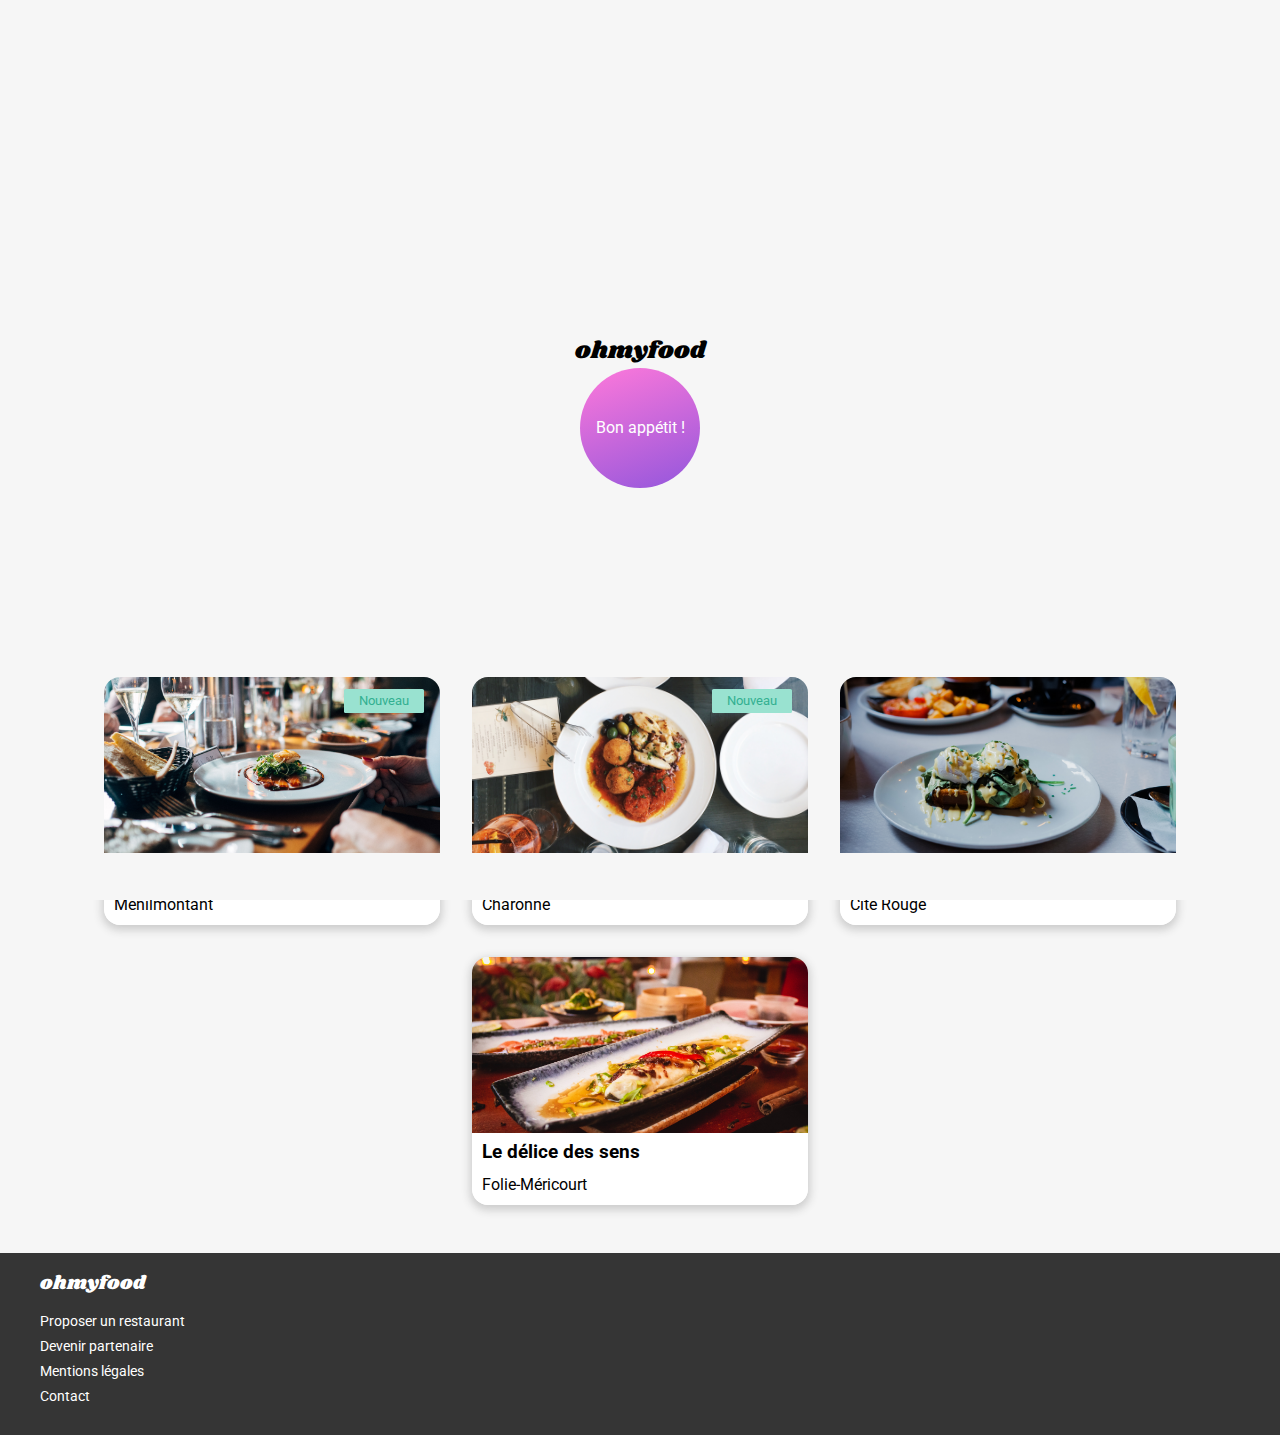
<file: index.html>
<!DOCTYPE html>
<html lang="fr">
<head>
    <meta charset="UTF-8" />
    <meta http-equiv="X-UA-Compatible" content="IE=edge" />
    <meta name="viewport" content="width=device-width, initial-scale=1.0" />
    <link rel="stylesheet" href="style.css" />
    <!-- Lien vers les icônes-->
    <link rel="stylesheet" href="https://cdnjs.cloudflare.com/ajax/libs/font-awesome/5.15.3/css/all.min.css" integrity="sha512-iBBXm8fW90+nuLcSKlbmrPcLa0OT92xO1BIsZ+ywDWZCvqsWgccV3gFoRBv0z+8dLJgyAHIhR35VZc2oM/gI1w==" crossorigin="anonymous" />
    <!-- Lien vers les polices-->
    <link rel="preconnect" href="https://fonts.gstatic.com">
    <link href="https://fonts.googleapis.com/css2?family=Roboto&family=Shrikhand&display=swap" rel="stylesheet"> 
    <title>Ohmyfood! Paris</title>
</head>

<body>
    <div class="loader">
        <div class="loader__logo">
            ohmyfood
        </div>
        <div class="loader__spinner">
            <div class="loader__spinner__titre">
                Bon appétit !
            </div>
        </div>
    </div>

    <header>
        <img src="images/logo/ohmyfood.png" alt="Logo ohmyfood" />
    </header>

    <div class="localisation">
        <i class="fas fa-map-marker-alt"></i>Paris, Belleville
    </div>

    <div class="explication">
        <h1>Réservez le menu qui vous convient</h1>
        <p>Découvrez des restaurants d'exception, séléctionné par nos soins.</p>
        <a href="#restaurants" class="explication__bouton">
            Explorez nos restaurants
        </a>
    </div>

    <div class="fonctionnement">
        <h2>Fonctionnement</h2>
        <div class="fonctionnement__wrapper">
            <div class="fonctionnement__etape">
                <div class="fonctionnement__etape__num">1</div><i class="fas fa-mobile-alt"></i>Choisissez un restaurant
            </div>
            
            <div class="fonctionnement__etape">
                <div class="fonctionnement__etape__num">2</div><i class="fas fa-list-ul"></i>Composez votre menu
            </div>
            
            <div class="fonctionnement__etape">
                <div class="fonctionnement__etape__num">3</div><i class="fas fa-store"></i>Dégustez au restaurant
            </div>
        </div>
    </div>

    <div class="restaurants" id="restaurants">
        <h2>Restaurants</h2>
        <div class="restaurants__wrapper">
            <a href="lapalettedugoût.html" class="restaurants__carte">
                <div class="restaurants__carte__imgconteneur">
                    <img src="images/restaurants/jay-wennington-N_Y88TWmGwA-unsplash.jpg" alt="Plat avec viande et légumes encerclé par de la sauce" />
                    <p class="restaurants__carte__imgconteneur__info">Nouveau</p>
                </div>
                <div class="restaurants__carte__legende">
                    <div class="restaurants__carte__legende__txt">
                        <h3>La palette du goût</h3>
                        <p>Ménilmontant</p>
                    </div>
                    <i class="far fa-heart"></i>
                </div>
            </a>

            <a href="lanoteenchantee.html" class="restaurants__carte">
        
                <div class="restaurants__carte__imgconteneur">
                    <img src="images/restaurants/stil-u2Lp8tXIcjw-unsplash.jpg" alt="Plat vue de haut" />
                    <p class="restaurants__carte__imgconteneur__info">Nouveau</p>
                </div>
                <div class="restaurants__carte__legende">
                    <div class="restaurants__carte__legende__txt">
                        <h3>La note enchantée</h3>
                        <p>Charonne</p>
                    </div>
                    <i class="far fa-heart"></i>
                </div>
            </a>

            <a href="alafrancaise.html" class="restaurants__carte">
                <div class="restaurants__carte__imgconteneur">
                    <img src="images/restaurants/toa-heftiba-DQKerTsQwi0-unsplash.jpg" alt="Plat du restaurant à la française" />
                </div>
                <div class="restaurants__carte__legende">
                    <div class="restaurants__carte__legende__txt">
                        <h3>À la française</h3>
                        <p>Cité Rouge</p>
                    </div>
                    <i class="far fa-heart"></i>
                </div>
            </a>

            <a href="ledelicedessens.html" class="restaurants__carte">
                <div class="restaurants__carte__imgconteneur">
                    <img src="images/restaurants/louis-hansel-shotsoflouis-qNBGVyOCY8Q-unsplash.jpg" alt="Plat allongé avec sauce">
                </div>
                <div class="restaurants__carte__legende">
                    <div class="restaurants__carte__legende__txt">
                        <h3>Le délice des sens</h3>
                        <p>Folie-Méricourt</p>
                    </div>
                    <i class="far fa-heart"></i>
                </div>
            </a>
        </div>
    </div>

    <footer>
        <h2>ohmyfood</h2>
        <ul class="footer__liens">
            <li><a href="#"><i class="fas fa-utensils"></i>Proposer un restaurant</a></li>
            <li><a href="#"><i class="fas fa-hands-helping"></i>Devenir partenaire</a></li>
            <li><a href="#">Mentions légales</a></li>
            <li><a href="mailto:adresse@contact.com">Contact</a></li>
        </ul>
    </footer>

</body>
</html>
</file>
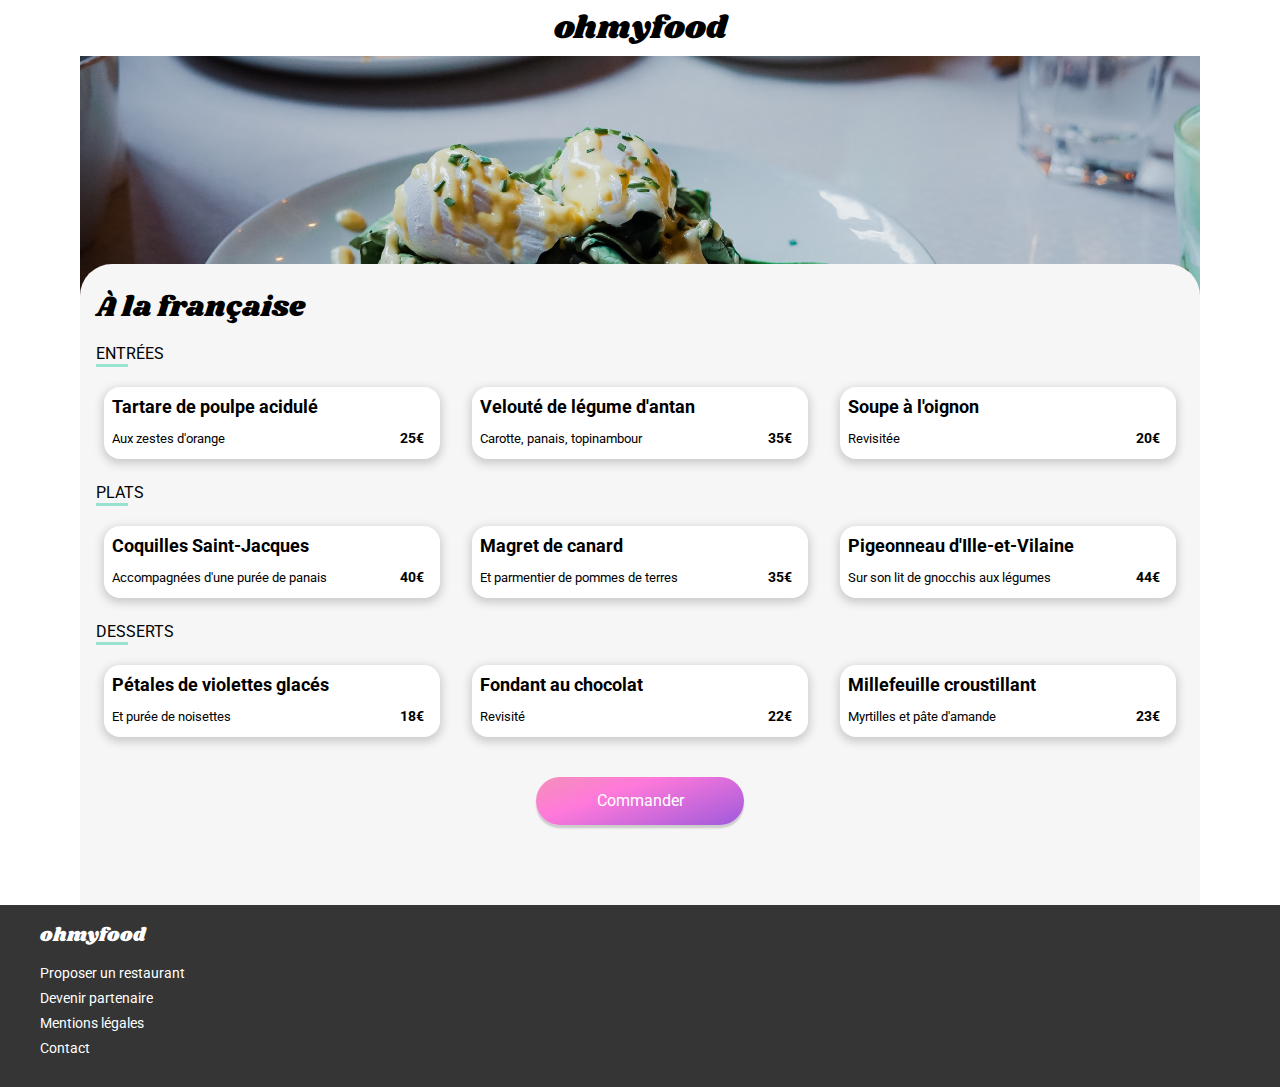
<file: alafrancaise.html>
<!DOCTYPE html>
<html lang="fr">
<head>
    <meta charset="UTF-8">
    <meta http-equiv="X-UA-Compatible" content="IE=edge">
    <meta name="viewport" content="width=device-width, initial-scale=1.0">
    <link rel="stylesheet" href="style.css">
    <!-- Lien vers les icônes-->
    <link rel="stylesheet" href="https://cdnjs.cloudflare.com/ajax/libs/font-awesome/5.15.3/css/all.min.css" integrity="sha512-iBBXm8fW90+nuLcSKlbmrPcLa0OT92xO1BIsZ+ywDWZCvqsWgccV3gFoRBv0z+8dLJgyAHIhR35VZc2oM/gI1w==" crossorigin="anonymous" />
    <!-- Lien vers les polices-->
    <link rel="preconnect" href="https://fonts.gstatic.com">
    <link href="https://fonts.googleapis.com/css2?family=Roboto&family=Shrikhand&display=swap" rel="stylesheet"> 
    <title>Menu du restaurant À la française</title>
</head>

<body>
    <div class="menu">
        <header>
            <nav><a href="index.html"><i class="fas fa-arrow-left"></i></a></nav><h1>ohmyfood</h1>
        </header>

        <div class="imgconteneur">
            <img src="images/restaurants/toa-heftiba-DQKerTsQwi0-unsplash.jpg" alt="Plat du restaurant à la française" class="photo_principale">
            <h2 class="nom_restau">À la française<i class="far fa-heart"></i></h2>
        </div>

        <div class="menu-liste">
            <h3>Entrées</h3>
            <div class="menu-liste__wrapper menu-liste__wrapper--entrees">
                <div class="menu-liste__article">
                    <div class="menu-liste__article__txt">
                        <p class="menu-liste__article__nom">Tartare de poulpe acidulé</p>
                        <p class="menu-liste__article__description">Aux zestes d'orange</p>
                    </div>
                    <div class="menu-liste__article__description__prix">25€</div>               
                    <div class="menu-liste__article__fond-cache"><i class="fas fa-check-circle"></i></div>
                </div>

                <div class="menu-liste__article">
                    <div class="menu-liste__article__txt">
                        <p class="menu-liste__article__nom">Velouté de légume d'antan</p>
                        <p class="menu-liste__article__description">Carotte, panais, topinambour</p>
                    </div>
                    <div class="menu-liste__article__description__prix">35€</div>
                    <div class="menu-liste__article__fond-cache"><i class="fas fa-check-circle"></i></div>
                </div>

                <div class="menu-liste__article">
                    <div class="menu-liste__article__txt">
                        <p class="menu-liste__article__nom">Soupe à l'oignon</p>
                        <p class="menu-liste__article__description">Revisitée</p>
                    </div>
                    <div class="menu-liste__article__description__prix">20€</div>
                    <div class="menu-liste__article__fond-cache"><i class="fas fa-check-circle"></i></div>
                </div>
            </div>
        </div>

        <div class="menu-liste">
            <h3>Plats</h3>
            <div class="menu-liste__wrapper menu-liste__wrapper--plats">
                <div class="menu-liste__article">
                    <div class="menu-liste__article__txt">
                        <p class="menu-liste__article__nom">Coquilles Saint-Jacques</p>
                        <p class="menu-liste__article__description">Accompagnées d'une purée de panais</p>
                    </div>
                    <div class="menu-liste__article__description__prix">40€</div> 
                    <div class="menu-liste__article__fond-cache"><i class="fas fa-check-circle"></i></div>
                </div>

                <div class="menu-liste__article">
                    <div class="menu-liste__article__txt">
                        <p class="menu-liste__article__nom">Magret de canard</p>
                        <p class="menu-liste__article__description">Et parmentier de pommes de terres</p>
                    </div>
                    <div class="menu-liste__article__description__prix">35€</div>
                    <div class="menu-liste__article__fond-cache"><i class="fas fa-check-circle"></i></div>
                </div>

                <div class="menu-liste__article">
                    <div class="menu-liste__article__txt">
                        <p class="menu-liste__article__nom">Pigeonneau d'Ille-et-Vilaine</p>
                        <p class="menu-liste__article__description">Sur son lit de gnocchis aux légumes</p>
                    </div>
                    <div class="menu-liste__article__description__prix">44€</div> 
                    <div class="menu-liste__article__fond-cache"><i class="fas fa-check-circle"></i></div>
                </div>
            </div>
        </div>

        <div class="menu-liste">
            <h3>Desserts</h3>
            <div class="menu-liste__wrapper menu-liste__wrapper--desserts">
                <div class="menu-liste__article">
                    <div class="menu-liste__article__txt">
                        <p class="menu-liste__article__nom">Pétales de violettes glacés</p>
                        <p class="menu-liste__article__description">Et purée de noisettes</p>
                    </div>
                    <div class="menu-liste__article__description__prix">18€</div>
                    <div class="menu-liste__article__fond-cache"><i class="fas fa-check-circle"></i></div> 
                </div>

                <div class="menu-liste__article">
                    <div class="menu-liste__article__txt">
                        <p class="menu-liste__article__nom">Fondant au chocolat</p>
                        <p class="menu-liste__article__description">Revisité</p>
                    </div>
                    <div class="menu-liste__article__description__prix">22€</div>
                    <div class="menu-liste__article__fond-cache"><i class="fas fa-check-circle"></i></div>
                </div>

                <div class="menu-liste__article">
                    <div class="menu-liste__article__txt">
                        <p class="menu-liste__article__nom">Millefeuille croustillant</p>
                        <p class="menu-liste__article__description">Myrtilles et pâte d'amande</p>
                    </div>
                    <div class="menu-liste__article__description__prix">23€</div>
                    <div class="menu-liste__article__fond-cache"><i class="fas fa-check-circle"></i></div>
                </div>
            </div>
        </div>

        <div class="menu__bouton-conteneur">
            <div class="menu__bouton-conteneur__bouton">Commander</div>
        </div>
    </div>

    <footer>
        <h2>ohmyfood</h2>
        <ul class="footer__liens">
            <li><a href="#"><i class="fas fa-utensils"></i>Proposer un restaurant</a></li>
            <li><a href="#"><i class="fas fa-hands-helping"></i>Devenir partenaire</a></li>
            <li><a href="#">Mentions légales</a></li>
            <li><a href="mailto:adresse@contact.com">Contact</a></li>
        </ul>
    </footer>
</body>
</html>
</file>
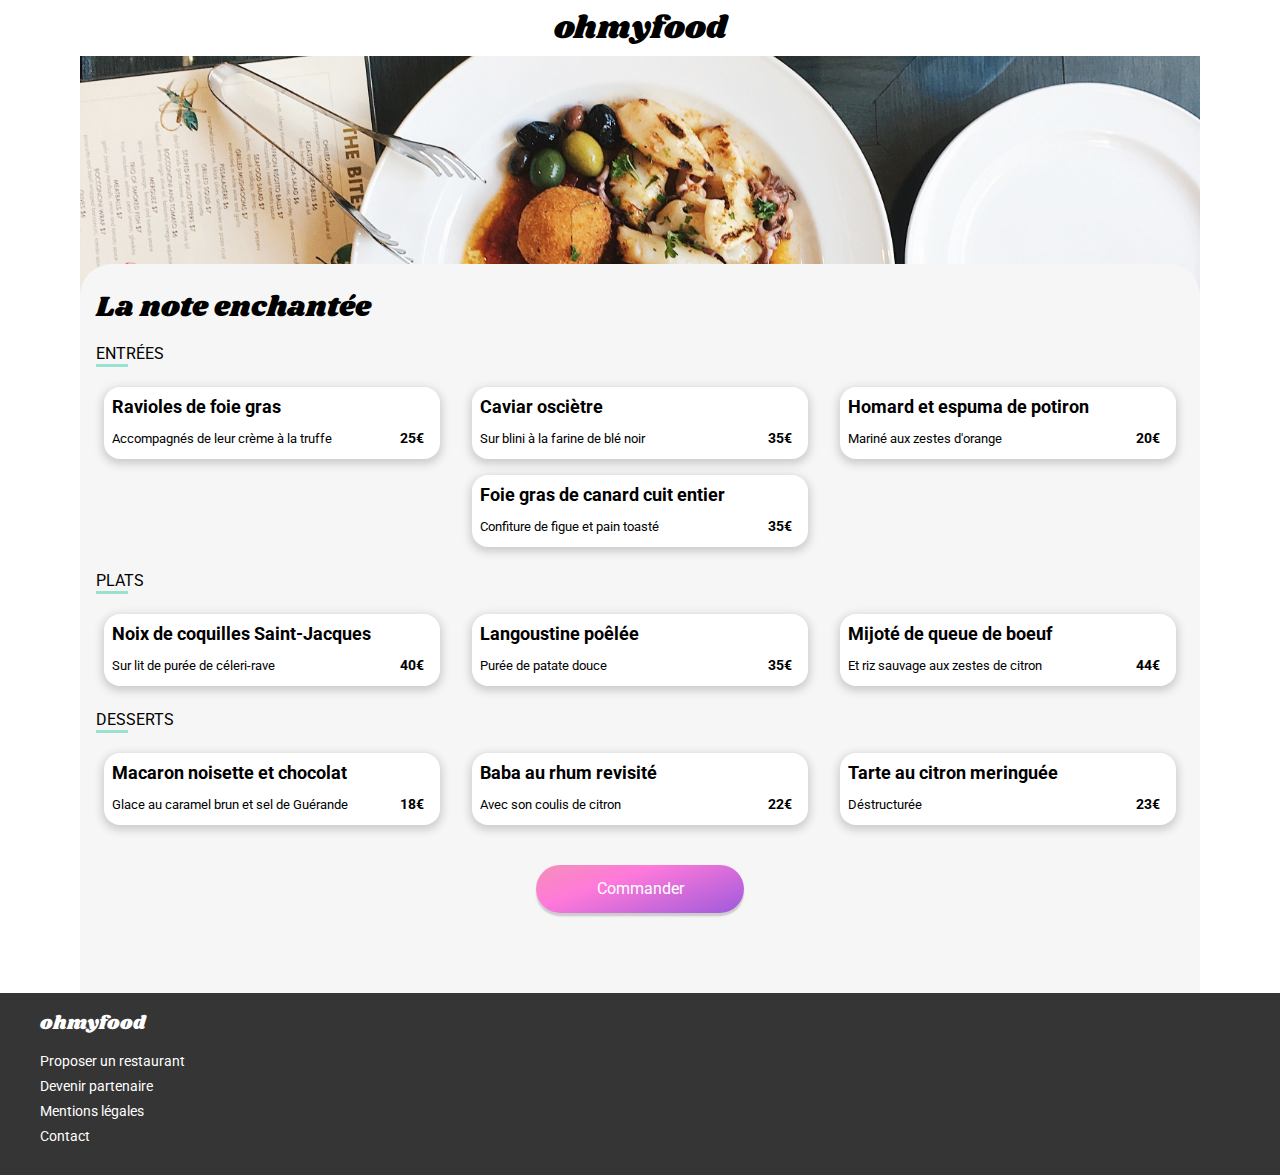
<file: lanoteenchantee.html>
<!DOCTYPE html>
<html lang="fr">
<head>
    <meta charset="UTF-8">
    <meta http-equiv="X-UA-Compatible" content="IE=edge">
    <meta name="viewport" content="width=device-width, initial-scale=1.0">
    <link rel="stylesheet" href="style.css">
    <!-- Lien vers les icônes-->
    <link rel="stylesheet" href="https://cdnjs.cloudflare.com/ajax/libs/font-awesome/5.15.3/css/all.min.css" integrity="sha512-iBBXm8fW90+nuLcSKlbmrPcLa0OT92xO1BIsZ+ywDWZCvqsWgccV3gFoRBv0z+8dLJgyAHIhR35VZc2oM/gI1w==" crossorigin="anonymous" />
    <!-- Lien vers les polices-->
    <link rel="preconnect" href="https://fonts.gstatic.com">
    <link href="https://fonts.googleapis.com/css2?family=Roboto&family=Shrikhand&display=swap" rel="stylesheet"> 
    <title>Menu du restaurant La note enchantée</title>
</head>

<body>
    <div class="menu">
        <header>
            <nav><a href="index.html"><i class="fas fa-arrow-left"></i></a></nav><h1>ohmyfood</h1>
        </header>

        <div class="imgconteneur">
            <img src="images/restaurants/stil-u2Lp8tXIcjw-unsplash.jpg" alt="Plat du restaurant à la française" class="photo_principale">
            <h2 class="nom_restau">La note enchantée<i class="far fa-heart"></i></h2>
        </div>

        <div class="menu-liste">
            <h3>Entrées</h3>
            <div class="menu-liste__wrapper menu-liste__wrapper--entrees">
                <div class="menu-liste__article">
                    <div class="menu-liste__article__txt">
                        <p class="menu-liste__article__nom">Ravioles de foie gras</p>
                        <p class="menu-liste__article__description">Accompagnés de leur crème à la truffe</p>
                    </div>
                    <div class="menu-liste__article__description__prix">25€</div>               
                    <div class="menu-liste__article__fond-cache"><i class="fas fa-check-circle"></i></div>
                </div>

                <div class="menu-liste__article">
                    <div class="menu-liste__article__txt">
                        <p class="menu-liste__article__nom">Caviar osciètre</p>
                        <p class="menu-liste__article__description">Sur blini à la farine de blé noir</p>
                    </div>
                    <div class="menu-liste__article__description__prix">35€</div>
                    <div class="menu-liste__article__fond-cache"><i class="fas fa-check-circle"></i></div>
                </div>

                <div class="menu-liste__article">
                    <div class="menu-liste__article__txt">
                        <p class="menu-liste__article__nom">Homard et espuma de potiron</p>
                        <p class="menu-liste__article__description">Mariné aux zestes d'orange</p>
                    </div>
                    <div class="menu-liste__article__description__prix">20€</div>
                    <div class="menu-liste__article__fond-cache"><i class="fas fa-check-circle"></i></div>
                </div>

                <div class="menu-liste__article">
                    <div class="menu-liste__article__txt">
                        <p class="menu-liste__article__nom">Foie gras de canard cuit entier</p>
                        <p class="menu-liste__article__description">Confiture de figue et pain toasté</p>
                    </div>
                    <div class="menu-liste__article__description__prix">35€</div>
                    <div class="menu-liste__article__fond-cache"><i class="fas fa-check-circle"></i></div>
                </div>
            </div>
        </div>

        <div class="menu-liste">
            <h3>Plats</h3>
            <div class="menu-liste__wrapper menu-liste__wrapper--plats">
                <div class="menu-liste__article">
                    <div class="menu-liste__article__txt">
                        <p class="menu-liste__article__nom">Noix de coquilles Saint-Jacques</p>
                        <p class="menu-liste__article__description">Sur lit de purée de céleri-rave</p>
                    </div>
                    <div class="menu-liste__article__description__prix">40€</div> 
                    <div class="menu-liste__article__fond-cache"><i class="fas fa-check-circle"></i></div>
                </div>

                <div class="menu-liste__article">
                    <div class="menu-liste__article__txt">
                        <p class="menu-liste__article__nom">Langoustine poêlée</p>
                        <p class="menu-liste__article__description">Purée de patate douce</p>
                    </div>
                    <div class="menu-liste__article__description__prix">35€</div>
                    <div class="menu-liste__article__fond-cache"><i class="fas fa-check-circle"></i></div>
                </div>

                <div class="menu-liste__article">
                    <div class="menu-liste__article__txt">
                        <p class="menu-liste__article__nom">Mijoté de queue de boeuf</p>
                        <p class="menu-liste__article__description">Et riz sauvage aux zestes de citron</p>
                    </div>
                    <div class="menu-liste__article__description__prix">44€</div> 
                    <div class="menu-liste__article__fond-cache"><i class="fas fa-check-circle"></i></div>
                </div>
            </div>
        </div>

        <div class="menu-liste">
            <h3>Desserts</h3>
            <div class="menu-liste__wrapper menu-liste__wrapper--desserts">
                <div class="menu-liste__article">
                    <div class="menu-liste__article__txt">
                        <p class="menu-liste__article__nom">Macaron noisette et chocolat</p>
                        <p class="menu-liste__article__description">Glace au caramel brun et sel de Guérande</p>
                    </div>
                    <div class="menu-liste__article__description__prix">18€</div>
                    <div class="menu-liste__article__fond-cache"><i class="fas fa-check-circle"></i></div> 
                </div>

                <div class="menu-liste__article">
                    <div class="menu-liste__article__txt">
                        <p class="menu-liste__article__nom">Baba au rhum revisité</p>
                        <p class="menu-liste__article__description">Avec son coulis de citron</p>
                    </div>
                    <div class="menu-liste__article__description__prix">22€</div>
                    <div class="menu-liste__article__fond-cache"><i class="fas fa-check-circle"></i></div>
                </div>

                <div class="menu-liste__article">
                    <div class="menu-liste__article__txt">
                        <p class="menu-liste__article__nom">Tarte au citron meringuée</p>
                        <p class="menu-liste__article__description">Déstructurée</p>
                    </div>
                    <div class="menu-liste__article__description__prix">23€</div>
                    <div class="menu-liste__article__fond-cache"><i class="fas fa-check-circle"></i></div>
                </div>
            </div>
        </div>

        <div class="menu__bouton-conteneur">
            <div class="menu__bouton-conteneur__bouton">Commander</div>
        </div>
    </div>

    <footer>
        <h2>ohmyfood</h2>
        <ul class="footer__liens">
            <li><a href="#"><i class="fas fa-utensils"></i>Proposer un restaurant</a></li>
            <li><a href="#"><i class="fas fa-hands-helping"></i>Devenir partenaire</a></li>
            <li><a href="#">Mentions légales</a></li>
            <li><a href="mailto:adresse@contact.com">Contact</a></li>
        </ul>
    </footer>
</body>
</html>
</file>
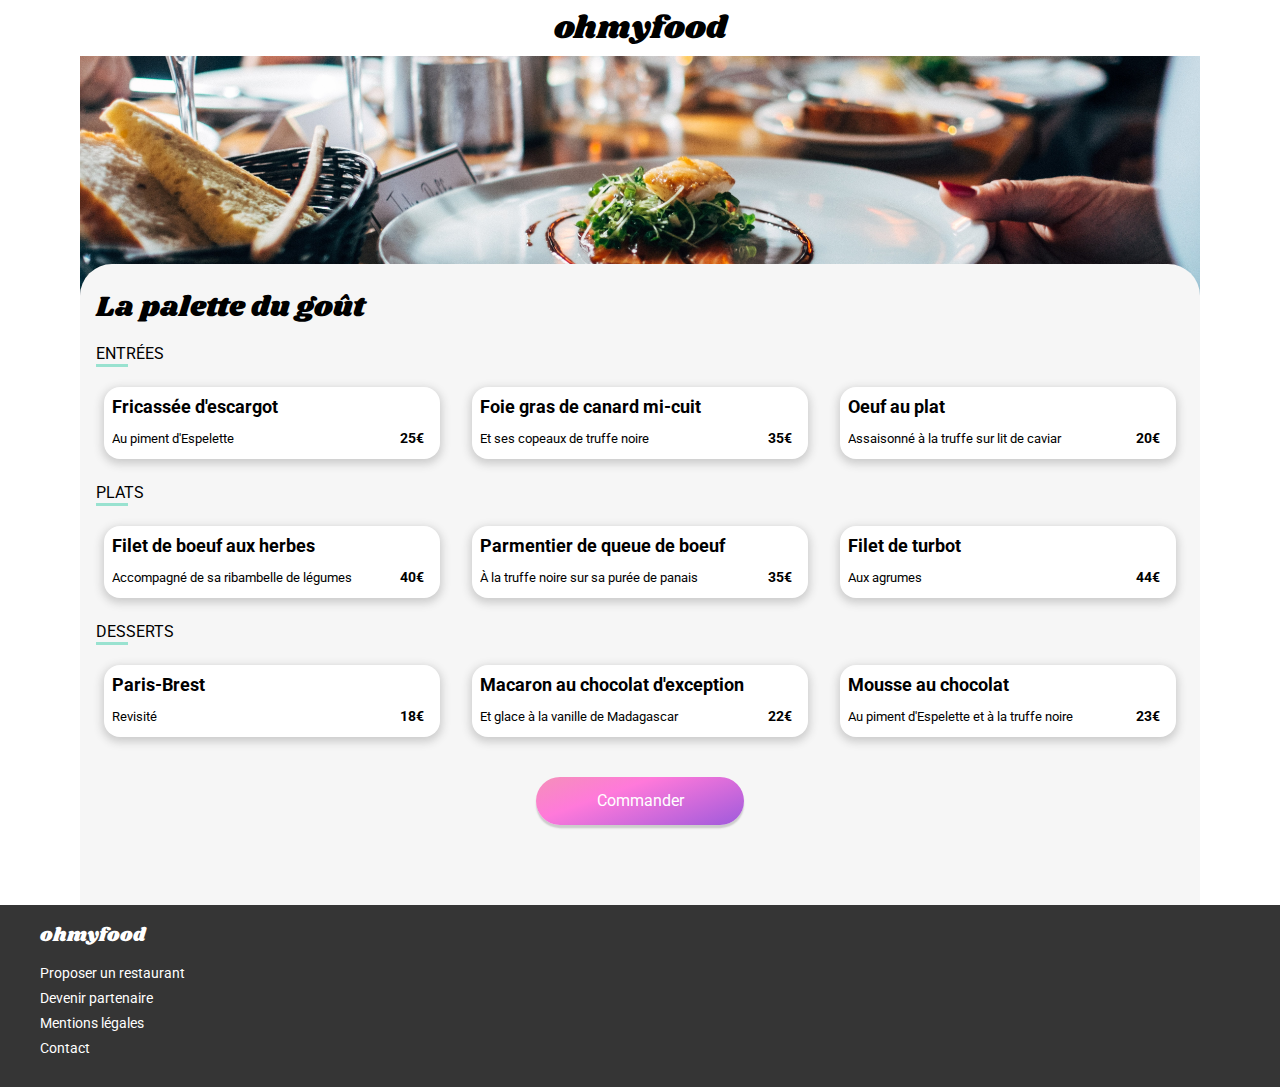
<file: lapalettedugoût.html>
<!DOCTYPE html>
<html lang="fr">
<head>
    <meta charset="UTF-8">
    <meta http-equiv="X-UA-Compatible" content="IE=edge">
    <meta name="viewport" content="width=device-width, initial-scale=1.0">
    <link rel="stylesheet" href="style.css">
    <!-- Lien vers les icônes-->
    <link rel="stylesheet" href="https://cdnjs.cloudflare.com/ajax/libs/font-awesome/5.15.3/css/all.min.css" integrity="sha512-iBBXm8fW90+nuLcSKlbmrPcLa0OT92xO1BIsZ+ywDWZCvqsWgccV3gFoRBv0z+8dLJgyAHIhR35VZc2oM/gI1w==" crossorigin="anonymous" />
    <!-- Lien vers les polices-->
    <link rel="preconnect" href="https://fonts.gstatic.com">
    <link href="https://fonts.googleapis.com/css2?family=Roboto&family=Shrikhand&display=swap" rel="stylesheet"> 
    <title>Menu du restaurant La palette du goût</title>
</head>

<body>
    <div class="menu">
        <header>
            <nav><a href="index.html"><i class="fas fa-arrow-left"></i></a></nav><h1>ohmyfood</h1>
        </header>

        <div class="imgconteneur">
            <img src="images/restaurants/jay-wennington-N_Y88TWmGwA-unsplash.jpg" alt="Plat du restaurant à la française" class="photo_principale">
            <h2 class="nom_restau">La palette du goût<i class="far fa-heart"></i></h2>
        </div>

        <div class="menu-liste">
            <h3>Entrées</h3>
            <div class="menu-liste__wrapper menu-liste__wrapper--entrees">
                <div class="menu-liste__article">
                    <div class="menu-liste__article__txt">
                        <p class="menu-liste__article__nom">Fricassée d'escargot</p>
                        <p class="menu-liste__article__description">Au piment d'Espelette</p>
                    </div>
                    <div class="menu-liste__article__description__prix">25€</div>               
                    <div class="menu-liste__article__fond-cache"><i class="fas fa-check-circle"></i></div>
                </div>

                <div class="menu-liste__article">
                    <div class="menu-liste__article__txt">
                        <p class="menu-liste__article__nom">Foie gras de canard mi-cuit</p>
                        <p class="menu-liste__article__description">Et ses copeaux de truffe noire</p>
                    </div>
                    <div class="menu-liste__article__description__prix">35€</div>
                    <div class="menu-liste__article__fond-cache"><i class="fas fa-check-circle"></i></div>
                </div>

                <div class="menu-liste__article">
                    <div class="menu-liste__article__txt">
                        <p class="menu-liste__article__nom">Oeuf au plat</p>
                        <p class="menu-liste__article__description">Assaisonné à la truffe sur lit de caviar</p>
                    </div>
                    <div class="menu-liste__article__description__prix">20€</div>
                    <div class="menu-liste__article__fond-cache"><i class="fas fa-check-circle"></i></div>
                </div>
            </div>
        

        
            <h3>Plats</h3>
            <div class="menu-liste__wrapper menu-liste__wrapper--plats">
                <div class="menu-liste__article">
                    <div class="menu-liste__article__txt">
                        <p class="menu-liste__article__nom">Filet de boeuf aux herbes</p>
                        <p class="menu-liste__article__description">Accompagné de sa ribambelle de légumes</p>
                    </div>
                    <div class="menu-liste__article__description__prix">40€</div> 
                    <div class="menu-liste__article__fond-cache"><i class="fas fa-check-circle"></i></div>
                </div>
    
                <div class="menu-liste__article">
                    <div class="menu-liste__article__txt">
                        <p class="menu-liste__article__nom">Parmentier de queue de boeuf</p>
                        <p class="menu-liste__article__description">À la truffe noire sur sa purée de panais</p>
                    </div>
                    <div class="menu-liste__article__description__prix">35€</div>
                    <div class="menu-liste__article__fond-cache"><i class="fas fa-check-circle"></i></div>
                </div>
    
                <div class="menu-liste__article">
                    <div class="menu-liste__article__txt">
                        <p class="menu-liste__article__nom">Filet de turbot</p>
                        <p class="menu-liste__article__description">Aux agrumes</p>
                    </div>
                    <div class="menu-liste__article__description__prix">44€</div> 
                    <div class="menu-liste__article__fond-cache"><i class="fas fa-check-circle"></i></div>
                </div>
            </div>
        

        
            <h3>Desserts</h3>
            <div class="menu-liste__wrapper menu-liste__wrapper--desserts">
                <div class="menu-liste__article">
                    <div class="menu-liste__article__txt">
                        <p class="menu-liste__article__nom">Paris-Brest</p>
                        <p class="menu-liste__article__description">Revisité</p>
                    </div>
                    <div class="menu-liste__article__description__prix">18€</div>
                    <div class="menu-liste__article__fond-cache"><i class="fas fa-check-circle"></i></div> 
                </div>

                <div class="menu-liste__article">
                    <div class="menu-liste__article__txt">
                        <p class="menu-liste__article__nom">Macaron au chocolat d'exception</p>
                        <p class="menu-liste__article__description">Et glace à la vanille de Madagascar</p>
                    </div>
                    <div class="menu-liste__article__description__prix">22€</div>
                    <div class="menu-liste__article__fond-cache"><i class="fas fa-check-circle"></i></div>
                </div>

                <div class="menu-liste__article">
                    <div class="menu-liste__article__txt">
                        <p class="menu-liste__article__nom">Mousse au chocolat</p>
                        <p class="menu-liste__article__description">Au piment d'Espelette et à la truffe noire</p>
                    </div>
                    <div class="menu-liste__article__description__prix">23€</div>
                    <div class="menu-liste__article__fond-cache"><i class="fas fa-check-circle"></i></div>
                </div>
            </div>
        </div>

        <div class="menu__bouton-conteneur">
            <div class="menu__bouton-conteneur__bouton">Commander</div>
        </div>
    </div>

    <footer>
        <h2>ohmyfood</h2>
        <ul class="footer__liens">
            <li><a href="#"><i class="fas fa-utensils"></i>Proposer un restaurant</a></li>
            <li><a href="#"><i class="fas fa-hands-helping"></i>Devenir partenaire</a></li>
            <li><a href="#">Mentions légales</a></li>
            <li><a href="mailto:adresse@contact.com">Contact</a></li>
        </ul>
    </footer>
</body>
</html>
</file>
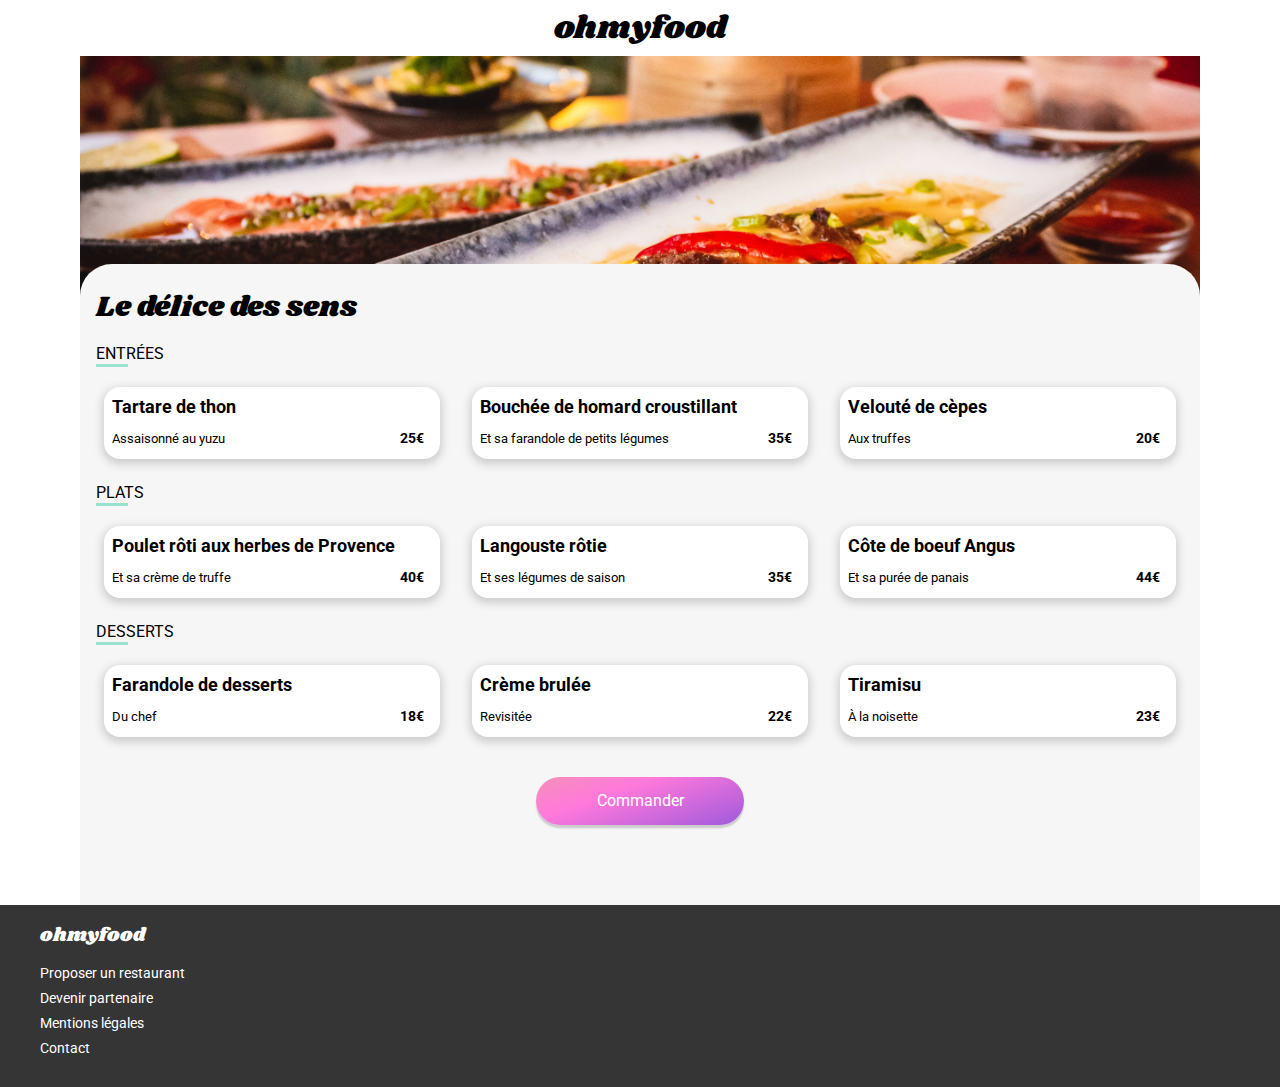
<file: ledelicedessens.html>
<!DOCTYPE html>
<html lang="fr">
<head>
    <meta charset="UTF-8">
    <meta http-equiv="X-UA-Compatible" content="IE=edge">
    <meta name="viewport" content="width=device-width, initial-scale=1.0">
    <link rel="stylesheet" href="style.css">
    <!-- Lien vers les icônes-->
    <link rel="stylesheet" href="https://cdnjs.cloudflare.com/ajax/libs/font-awesome/5.15.3/css/all.min.css" integrity="sha512-iBBXm8fW90+nuLcSKlbmrPcLa0OT92xO1BIsZ+ywDWZCvqsWgccV3gFoRBv0z+8dLJgyAHIhR35VZc2oM/gI1w==" crossorigin="anonymous" />
    <!-- Lien vers les polices-->
    <link rel="preconnect" href="https://fonts.gstatic.com">
    <link href="https://fonts.googleapis.com/css2?family=Roboto&family=Shrikhand&display=swap" rel="stylesheet"> 
    <title>Menu du restaurant Le délice des sens</title>
</head>

<body>
    <div class="menu">
        <header>
            <nav><a href="index.html"><i class="fas fa-arrow-left"></i></a></nav><h1>ohmyfood</h1>
        </header>

        <div class="imgconteneur">
            <img src="images/restaurants/louis-hansel-shotsoflouis-qNBGVyOCY8Q-unsplash.jpg" alt="Plat du restaurant à la française" class="photo_principale">
            <h2 class="nom_restau">Le délice des sens<i class="far fa-heart"></i></h2>
        </div>

        <div class="menu-liste">
            <h3>Entrées</h3>
            <div class="menu-liste__wrapper menu-liste__wrapper--entrees">
                <div class="menu-liste__article">
                    <div class="menu-liste__article__txt">
                        <p class="menu-liste__article__nom">Tartare de thon</p>
                        <p class="menu-liste__article__description">Assaisonné au yuzu</p>
                    </div>
                    <div class="menu-liste__article__description__prix">25€</div>               
                    <div class="menu-liste__article__fond-cache"><i class="fas fa-check-circle"></i></div>
                </div>

                <div class="menu-liste__article">
                    <div class="menu-liste__article__txt">
                        <p class="menu-liste__article__nom">Bouchée de homard croustillant</p>
                        <p class="menu-liste__article__description">Et sa farandole de petits légumes</p>
                    </div>
                    <div class="menu-liste__article__description__prix">35€</div>
                    <div class="menu-liste__article__fond-cache"><i class="fas fa-check-circle"></i></div>
                </div>

                <div class="menu-liste__article">
                    <div class="menu-liste__article__txt">
                        <p class="menu-liste__article__nom">Velouté de cèpes</p>
                        <p class="menu-liste__article__description">Aux truffes</p>
                    </div>
                    <div class="menu-liste__article__description__prix">20€</div>
                    <div class="menu-liste__article__fond-cache"><i class="fas fa-check-circle"></i></div>
                </div>
            </div>
        </div>

        <div class="menu-liste">
            <h3>Plats</h3>
            <div class="menu-liste__wrapper menu-liste__wrapper--plats">
                <div class="menu-liste__article">
                    <div class="menu-liste__article__txt">
                        <p class="menu-liste__article__nom">Poulet rôti aux herbes de Provence</p>
                        <p class="menu-liste__article__description">Et sa crème de truffe</p>
                    </div>
                    <div class="menu-liste__article__description__prix">40€</div> 
                    <div class="menu-liste__article__fond-cache"><i class="fas fa-check-circle"></i></div>
                </div>

                <div class="menu-liste__article">
                    <div class="menu-liste__article__txt">
                        <p class="menu-liste__article__nom">Langouste rôtie</p>
                        <p class="menu-liste__article__description">Et ses légumes de saison</p>
                    </div>
                    <div class="menu-liste__article__description__prix">35€</div>
                    <div class="menu-liste__article__fond-cache"><i class="fas fa-check-circle"></i></div>
                </div>

                <div class="menu-liste__article">
                    <div class="menu-liste__article__txt">
                        <p class="menu-liste__article__nom">Côte de boeuf Angus</p>
                        <p class="menu-liste__article__description">Et sa purée de panais</p>
                    </div>
                    <div class="menu-liste__article__description__prix">44€</div> 
                    <div class="menu-liste__article__fond-cache"><i class="fas fa-check-circle"></i></div>
                </div>
            </div>
        </div>

        <div class="menu-liste">
            <h3>Desserts</h3>
            <div class="menu-liste__wrapper menu-liste__wrapper--desserts">
                <div class="menu-liste__article">
                    <div class="menu-liste__article__txt">
                        <p class="menu-liste__article__nom">Farandole de desserts</p>
                        <p class="menu-liste__article__description">Du chef</p>
                    </div>
                    <div class="menu-liste__article__description__prix">18€</div>
                    <div class="menu-liste__article__fond-cache"><i class="fas fa-check-circle"></i></div> 
                </div>

                <div class="menu-liste__article">
                    <div class="menu-liste__article__txt">
                        <p class="menu-liste__article__nom">Crème brulée</p>
                        <p class="menu-liste__article__description">Revisitée</p>
                    </div>
                    <div class="menu-liste__article__description__prix">22€</div>
                    <div class="menu-liste__article__fond-cache"><i class="fas fa-check-circle"></i></div>
                </div>

                <div class="menu-liste__article">
                    <div class="menu-liste__article__txt">
                        <p class="menu-liste__article__nom">Tiramisu</p>
                        <p class="menu-liste__article__description">À la noisette</p>
                    </div>
                    <div class="menu-liste__article__description__prix">23€</div>
                    <div class="menu-liste__article__fond-cache"><i class="fas fa-check-circle"></i></div>
                </div>
            </div>
        </div>

        <div class="menu__bouton-conteneur">
            <div class="menu__bouton-conteneur__bouton">Commander</div>
        </div>
    </div>

    <footer>
        <h2>ohmyfood</h2>
        <ul class="footer__liens">
            <li><a href="#"><i class="fas fa-utensils"></i>Proposer un restaurant</a></li>
            <li><a href="#"><i class="fas fa-hands-helping"></i>Devenir partenaire</a></li>
            <li><a href="#">Mentions légales</a></li>
            <li><a href="mailto:adresse@contact.com">Contact</a></li>
        </ul>
    </footer>
</body>
</html>
</file>
<file: style.css>
@-webkit-keyframes disparition {
  from {
    opacity: 1;
    z-index: 1;
    -webkit-transform: scale(1);
            transform: scale(1);
  }
  to {
    opacity: 0;
    z-index: 0;
    -webkit-transform: scale(0);
            transform: scale(0);
    -webkit-animation-timing-function: ease-in-out;
            animation-timing-function: ease-in-out;
  }
}

@keyframes disparition {
  from {
    opacity: 1;
    z-index: 1;
    -webkit-transform: scale(1);
            transform: scale(1);
  }
  to {
    opacity: 0;
    z-index: 0;
    -webkit-transform: scale(0);
            transform: scale(0);
    -webkit-animation-timing-function: ease-in-out;
            animation-timing-function: ease-in-out;
  }
}

@-webkit-keyframes spinner {
  from {
    -webkit-transform: rotate(0turn);
            transform: rotate(0turn);
  }
  to {
    -webkit-transform: rotate(1turn);
            transform: rotate(1turn);
  }
}

@keyframes spinner {
  from {
    -webkit-transform: rotate(0turn);
            transform: rotate(0turn);
  }
  to {
    -webkit-transform: rotate(1turn);
            transform: rotate(1turn);
  }
}

@-webkit-keyframes bob {
  from {
    -webkit-transform: translateY(-1rem);
            transform: translateY(-1rem);
  }
  to {
    -webkit-transform: translateY(1rem);
            transform: translateY(1rem);
  }
}

@keyframes bob {
  from {
    -webkit-transform: translateY(-1rem);
            transform: translateY(-1rem);
  }
  to {
    -webkit-transform: translateY(1rem);
            transform: translateY(1rem);
  }
}

@-webkit-keyframes unradius {
  from {
    border-radius: 4rem;
  }
  to {
    border-radius: 2rem;
    height: 2rem;
  }
}

@keyframes unradius {
  from {
    border-radius: 4rem;
  }
  to {
    border-radius: 2rem;
    height: 2rem;
  }
}

@-webkit-keyframes apparition {
  from {
    opacity: 0;
    -webkit-transform: translateY(1rem);
            transform: translateY(1rem);
  }
  to {
    opacity: 1;
    -webkit-transform: translateY(0);
            transform: translateY(0);
  }
}

@keyframes apparition {
  from {
    opacity: 0;
    -webkit-transform: translateY(1rem);
            transform: translateY(1rem);
  }
  to {
    opacity: 1;
    -webkit-transform: translateY(0);
            transform: translateY(0);
  }
}

@-webkit-keyframes rotation-aller {
  from {
    -webkit-transform: rotate(-1turn);
            transform: rotate(-1turn);
  }
  to {
    -webkit-transform: rotate(0turn);
            transform: rotate(0turn);
  }
}

@keyframes rotation-aller {
  from {
    -webkit-transform: rotate(-1turn);
            transform: rotate(-1turn);
  }
  to {
    -webkit-transform: rotate(0turn);
            transform: rotate(0turn);
  }
}

@-webkit-keyframes defile {
  from {
    background-position: 35%;
  }
  25% {
    background-position: 5%;
  }
  50% {
    background-position: 35%;
  }
  75% {
    background-position: 95%;
  }
  to {
    background-position: 35%;
  }
}

@keyframes defile {
  from {
    background-position: 35%;
  }
  25% {
    background-position: 5%;
  }
  50% {
    background-position: 35%;
  }
  75% {
    background-position: 95%;
  }
  to {
    background-position: 35%;
  }
}

@-webkit-keyframes battant {
  10% {
    background-position: 5%;
  }
  20% {
    background-position: 35%;
  }
  50% {
    background-position: 95%;
    -webkit-transform: scale(1.5);
            transform: scale(1.5);
  }
  60% {
    -webkit-transform: scale(0.5);
            transform: scale(0.5);
  }
  70% {
    background-position: 35%;
    -webkit-transform: scale(1.5);
            transform: scale(1.5);
  }
  80% {
    background-position: 5%;
    -webkit-transform: scale(0.5);
            transform: scale(0.5);
  }
  90% {
    background-position: 35%;
    -webkit-transform: scale(1.5);
            transform: scale(1.5);
  }
  95% {
    -webkit-transform: scale(0.9);
            transform: scale(0.9);
  }
  100% {
    -webkit-transform: scale(1.1);
            transform: scale(1.1);
  }
}

@keyframes battant {
  10% {
    background-position: 5%;
  }
  20% {
    background-position: 35%;
  }
  50% {
    background-position: 95%;
    -webkit-transform: scale(1.5);
            transform: scale(1.5);
  }
  60% {
    -webkit-transform: scale(0.5);
            transform: scale(0.5);
  }
  70% {
    background-position: 35%;
    -webkit-transform: scale(1.5);
            transform: scale(1.5);
  }
  80% {
    background-position: 5%;
    -webkit-transform: scale(0.5);
            transform: scale(0.5);
  }
  90% {
    background-position: 35%;
    -webkit-transform: scale(1.5);
            transform: scale(1.5);
  }
  95% {
    -webkit-transform: scale(0.9);
            transform: scale(0.9);
  }
  100% {
    -webkit-transform: scale(1.1);
            transform: scale(1.1);
  }
}

body {
  margin: 0;
  font-family: 'Roboto', sans-serif;
}

.menu {
  background-color: #f6f6f6;
  margin: auto;
  margin-bottom: -1rem;
  max-width: 70rem;
}

.localisation {
  height: 2.5rem;
  text-align: center;
  line-height: 2.5rem;
  background-color: #EAEAEA;
  -webkit-box-shadow: inset 0 0.1rem 0.1rem #D0D0D0;
          box-shadow: inset 0 0.1rem 0.1rem #D0D0D0;
}

.localisation i {
  padding-right: 1rem;
}

.explication__bouton, .menu__bouton-conteneur__bouton {
  cursor: pointer;
  height: 3rem;
  line-height: 3rem;
  width: 15rem;
  background: linear-gradient(160deg, #EDA1A1 10%, #FF79DA 35%, #9356DC 65%, #0F21e7 90%);
  background-size: 333%;
  background-position: 35%;
  font-size: 1rem;
  color: white;
  text-decoration: none;
  border-radius: 1.5rem;
  -webkit-box-shadow: 0 0.2rem 0.1rem #CCC;
          box-shadow: 0 0.2rem 0.1rem #CCC;
  -webkit-transition: -webkit-box-shadow 0.5s linear;
  transition: -webkit-box-shadow 0.5s linear;
  transition: box-shadow 0.5s linear;
  transition: box-shadow 0.5s linear, -webkit-box-shadow 0.5s linear;
  margin: 2rem 0;
}

.explication__bouton:hover, .menu__bouton-conteneur__bouton:hover {
  -webkit-animation: defile 2.5s infinite linear;
          animation: defile 2.5s infinite linear;
  -webkit-box-shadow: 0.2rem 0.4rem 0.5rem #999999;
          box-shadow: 0.2rem 0.4rem 0.5rem #999999;
}

.fonctionnement__etape {
  display: -webkit-box;
  display: -ms-flexbox;
  display: flex;
  -webkit-box-align: center;
      -ms-flex-align: center;
          align-items: center;
  cursor: pointer;
  background-color: #f6f6f6;
  width: 20rem;
  height: 4rem;
  line-height: 4rem;
  margin: 0.7rem 1rem;
  -webkit-box-shadow: 0 0.2rem 0.5rem 0.1rem #CCC;
          box-shadow: 0 0.2rem 0.5rem 0.1rem #CCC;
  border-radius: 1rem;
}

.fonctionnement__etape__num {
  background-color: #9356DC;
  color: white;
  width: 1.5rem;
  height: 1.5rem;
  border-radius: 0.75rem;
  line-height: 1.5rem;
  text-align: center;
  margin-left: -0.75rem;
  font-size: 0.75rem;
}

.fonctionnement__etape i {
  display: block;
  width: 3rem;
  color: #7e7e7e;
  text-align: center;
}

.fonctionnement__etape:hover i {
  color: #9356DC;
}

.fonctionnement__etape:hover {
  background-color: #F5EDFF;
}

.restaurants__carte {
  width: 21rem;
  height: 15.5rem;
  display: -webkit-box;
  display: -ms-flexbox;
  display: flex;
  -webkit-box-orient: vertical;
  -webkit-box-direction: normal;
      -ms-flex-direction: column;
          flex-direction: column;
  border-radius: 1rem;
  margin: 1rem;
  text-decoration: none;
  color: black;
  -webkit-box-shadow: 0 0.2rem 0.5rem 0.1rem #CCC;
          box-shadow: 0 0.2rem 0.5rem 0.1rem #CCC;
}

.restaurants__carte__imgconteneur {
  width: 100%;
  height: 11rem;
  position: relative;
}

.restaurants__carte__imgconteneur img {
  width: 100%;
  height: 100%;
  -o-object-fit: cover;
     object-fit: cover;
  -o-object-position: 0 60%;
     object-position: 0 60%;
  border-radius: 1rem 1rem 0 0;
}

.restaurants__carte__imgconteneur__info {
  text-align: center;
  position: absolute;
  right: 1rem;
  top: 0;
  width: 5rem;
  height: 1.5rem;
  line-height: 1.5rem;
  background-color: #99E2D0;
  color: #32b091;
  font-size: 0.8rem;
  border-radius: 0.1rem;
}

.restaurants__carte__legende {
  display: -webkit-box;
  display: -ms-flexbox;
  display: flex;
  background-color: white;
  border-radius: 0 0 1rem 1rem;
  height: 4.5rem;
}

.restaurants__carte__legende__txt h3 {
  padding: 0.25rem;
  margin: 0.25rem 0.4rem;
}

.restaurants__carte__legende__txt p {
  padding: 0.25rem;
  margin: 0 0.4rem;
}

.restaurants__carte__legende i {
  margin-left: auto;
  margin-right: 1rem;
  margin-top: 1rem;
  font-size: 1.2rem;
  position: relative;
  -webkit-transform: scale(0.9);
          transform: scale(0.9);
}

.restaurants__carte__legende i::after {
  font-family: "Font Awesome 5 Free";
  content: "\f004";
  font-weight: bold;
  position: absolute;
  left: 0;
  line-height: 1;
  color: transparent;
  background: linear-gradient(160deg, #EDA1A1 10%, #FF79DA 35%, #9356DC 65%, #0F21e7 90%);
  background-clip: text;
  -webkit-background-clip: text;
  -webkit-transform: scale(0);
          transform: scale(0);
  background-size: 1000%;
  background-position: 65%;
}

.restaurants__carte__legende i:hover::after {
  -webkit-animation: battant 1.5s linear forwards;
          animation: battant 1.5s linear forwards;
}

.loader {
  display: -webkit-box;
  display: -ms-flexbox;
  display: flex;
  -webkit-box-orient: vertical;
  -webkit-box-direction: normal;
      -ms-flex-direction: column;
          flex-direction: column;
  -webkit-box-pack: center;
      -ms-flex-pack: center;
          justify-content: center;
  -webkit-box-align: center;
      -ms-flex-align: center;
          align-items: center;
  position: fixed;
  top: 0;
  bottom: 0;
  width: 100vw;
  height: 100vh;
  background-color: #f6f6f6;
  -webkit-animation: disparition 0.5s 2.5s both;
          animation: disparition 0.5s 2.5s both;
}

.loader__spinner {
  display: -webkit-box;
  display: -ms-flexbox;
  display: flex;
  -webkit-box-pack: center;
      -ms-flex-pack: center;
          justify-content: center;
  -webkit-box-align: center;
      -ms-flex-align: center;
          align-items: center;
  width: 7.5rem;
  height: 7.5rem;
  text-align: center;
  border-radius: 4rem;
  background: linear-gradient(160deg, #FF79DA, #9356DC);
  -webkit-animation: bob 0.5s infinite alternate ease-in-out both;
          animation: bob 0.5s infinite alternate ease-in-out both;
  color: white;
}

.loader__spinner__titre {
  font-size: 1rem;
  -webkit-animation: bob 0.5s 0.25s infinite ease-in-out alternate both;
          animation: bob 0.5s 0.25s infinite ease-in-out alternate both;
}

.loader__logo {
  margin-top: -5rem;
  font-size: 1.5rem;
  font-family: 'Shrikhand', cursive;
  -webkit-animation: apparition 1s 2s backwards;
          animation: apparition 1s 2s backwards;
}

.menu .imgconteneur {
  position: relative;
  height: 17rem;
  max-width: 70rem;
  margin: auto;
}

.menu .imgconteneur img {
  width: 100%;
  height: 17rem;
  -o-object-fit: cover;
     object-fit: cover;
}

.menu .imgconteneur h2 {
  display: -webkit-box;
  display: -ms-flexbox;
  display: flex;
  -webkit-box-align: end;
      -ms-flex-align: end;
          align-items: flex-end;
  background-color: #f6f6f6;
  border-radius: 2rem 2rem 0 0;
  font-family: 'Shrikhand', cursive;
  font-weight: normal;
  font-size: 1.8rem;
  -webkit-box-sizing: border-box;
          box-sizing: border-box;
  padding-left: 1rem;
  position: absolute;
  bottom: 0;
  margin: 0;
  height: 4rem;
  width: 100%;
}

.menu .imgconteneur h2 i {
  display: block;
  margin-left: auto;
  margin-right: 1rem;
  cursor: pointer;
  position: relative;
  -webkit-transform: scale(0.9);
          transform: scale(0.9);
}

.menu .imgconteneur h2 i::after {
  content: "\f004";
  font-weight: bold;
  position: absolute;
  left: 0;
  color: transparent;
  background: linear-gradient(160deg, #EDA1A1 10%, #FF79DA 35%, #9356DC 65%, #0F21e7 90%);
  background-clip: text;
  -webkit-background-clip: text;
  -webkit-transform: scale(0);
          transform: scale(0);
  background-size: 1000%;
  background-position: 65%;
}

.menu .imgconteneur h2 i:hover::after {
  -webkit-animation: battant 1.5s linear forwards;
          animation: battant 1.5s linear forwards;
}

.menu .menu-liste__article {
  display: -webkit-box;
  display: -ms-flexbox;
  display: flex;
  -webkit-box-orient: horizontal;
  -webkit-box-direction: normal;
      -ms-flex-direction: row;
          flex-direction: row;
  background-color: white;
  margin: 0.5rem 1rem;
  width: 21rem;
  height: 4.5rem;
  line-height: 2rem;
  border-radius: 1rem;
  -webkit-box-sizing: border-box;
          box-sizing: border-box;
  padding: 0.25rem 0.5rem;
  cursor: pointer;
  -webkit-box-shadow: 0 0.2rem 0.5rem 0.1rem #CCC;
          box-shadow: 0 0.2rem 0.5rem 0.1rem #CCC;
  overflow: hidden;
  white-space: nowrap;
}

.menu .menu-liste__article * {
  margin: 0;
}

.menu .menu-liste__article__txt {
  -webkit-box-flex: 10;
      -ms-flex: 10;
          flex: 10;
  -webkit-transition: -webkit-box-flex 1s;
  transition: -webkit-box-flex 1s;
  transition: flex 1s;
  transition: flex 1s, -webkit-box-flex 1s, -ms-flex 1s;
  overflow: hidden;
}

.menu .menu-liste__article__nom {
  font-weight: bold;
  font-size: 1.1rem;
  overflow: hidden;
  text-overflow: ellipsis;
}

.menu .menu-liste__article__description {
  display: block;
  font-size: 0.8rem;
  overflow: hidden;
  white-space: nowrap;
  text-overflow: ellipsis;
}

.menu .menu-liste__article__description__prix {
  font-size: 0.9rem;
  font-weight: bold;
  padding-right: 1rem;
  padding-top: 2rem;
  margin-left: auto;
}

.menu .menu-liste__article__fond-cache {
  height: 4.5rem;
  display: -webkit-box;
  display: -ms-flexbox;
  display: flex;
  margin-top: -0.25rem;
  margin-right: -0.5rem;
  background-color: #99E2D0;
  -webkit-box-flex: 0;
      -ms-flex: 0 1 0px;
          flex: 0 1 0;
  overflow: hidden;
  white-space: nowrap;
  -webkit-transition: -webkit-box-flex 0.5s;
  transition: -webkit-box-flex 0.5s;
  transition: flex 0.5s;
  transition: flex 0.5s, -webkit-box-flex 0.5s, -ms-flex 0.5s;
}

.menu .menu-liste__article__fond-cache i {
  width: 100%;
  font-size: 1.5rem;
  margin: auto;
  text-align: center;
  color: white;
}

.menu .menu-liste__article:hover .menu-liste__article__fond-cache {
  -webkit-box-flex: 1;
      -ms-flex: 1;
          flex: 1;
}

.menu .menu-liste__article:hover .menu-liste__article__fond-cache i {
  -webkit-animation: rotation-aller 0.8s 0.1s;
          animation: rotation-aller 0.8s 0.1s;
}

.menu .menu-liste__article:hover .menu-liste__article__txt {
  -webkit-box-flex: 4;
      -ms-flex: 4 1;
          flex: 4 1;
}

.menu__bouton-conteneur {
  padding-top: 2rem;
  padding-bottom: 5rem;
}

.menu__bouton-conteneur__bouton {
  text-align: center;
  margin: auto;
  width: 13rem;
}

header {
  width: auto;
  height: 3.5rem;
  display: -webkit-box;
  display: -ms-flexbox;
  display: flex;
  -webkit-box-pack: center;
      -ms-flex-pack: center;
          justify-content: center;
  -webkit-box-align: center;
      -ms-flex-align: center;
          align-items: center;
}

header img {
  width: 10rem;
  height: 2rem;
}

.menu header {
  display: -webkit-box;
  display: -ms-flexbox;
  display: flex;
  -webkit-box-pack: start;
      -ms-flex-pack: start;
          justify-content: flex-start;
  background-color: #fff;
}

.menu header h1 {
  font-family: 'Shrikhand', cursive;
  font-weight: normal;
  margin-left: -1.2rem;
  -webkit-box-flex: 1;
      -ms-flex: 1;
          flex: 1;
  text-align: center;
}

.menu header nav {
  font-size: 1.2rem;
  margin-left: 1.2rem;
  z-index: 1;
}

.menu header nav a {
  color: black;
}

.explication {
  display: -webkit-box;
  display: -ms-flexbox;
  display: flex;
  -webkit-box-orient: vertical;
  -webkit-box-direction: normal;
      -ms-flex-direction: column;
          flex-direction: column;
  -webkit-box-pack: center;
      -ms-flex-pack: center;
          justify-content: center;
  -webkit-box-align: center;
      -ms-flex-align: center;
          align-items: center;
  background-color: #f6f6f6;
  height: 15rem;
  padding: 2rem 0;
}

@media all and (min-width: 500px) {
  .explication {
    height: 12rem;
  }
}

.explication * {
  text-align: center;
}

.explication h1 {
  width: 15rem;
  font-size: 1.5rem;
}

@media all and (min-width: 500px) {
  .explication h1 {
    width: auto;
  }
}

.explication p {
  width: 22.5rem;
  font-size: 1rem;
}

@media all and (min-width: 500px) {
  .explication p {
    width: auto;
  }
}

.fonctionnement {
  display: -webkit-box;
  display: -ms-flexbox;
  display: flex;
  -webkit-box-orient: vertical;
  -webkit-box-direction: normal;
      -ms-flex-direction: column;
          flex-direction: column;
  -webkit-box-align: center;
      -ms-flex-align: center;
          align-items: center;
  padding: 2rem 0;
}

.fonctionnement h2 {
  font-size: 1.4rem;
  -ms-flex-item-align: start;
      align-self: flex-start;
  margin-left: 1rem;
}

.fonctionnement__wrapper {
  display: -webkit-box;
  display: -ms-flexbox;
  display: flex;
  -ms-flex-wrap: wrap;
      flex-wrap: wrap;
  -webkit-box-pack: center;
      -ms-flex-pack: center;
          justify-content: center;
}

.restaurants {
  background-color: #f6f6f6;
  padding-bottom: 2rem;
  margin-bottom: -1rem;
}

.restaurants h2 {
  font-size: 1.4rem;
  margin-left: 1rem;
  padding-top: 2rem;
}

.restaurants__wrapper {
  display: -webkit-box;
  display: -ms-flexbox;
  display: flex;
  -ms-flex-wrap: wrap;
      flex-wrap: wrap;
  -webkit-box-pack: center;
      -ms-flex-pack: center;
          justify-content: center;
}

footer {
  background-color: #353535;
  padding-bottom: 1rem;
}

footer h2 {
  color: white;
  font-family: 'Shrikhand', cursive;
  font-size: 1.2rem;
  font-weight: normal;
  margin-left: 2.5rem;
  padding-top: 1rem;
}

footer ul {
  list-style: none;
  font-size: 0.9rem;
}

footer ul a {
  color: white;
  text-decoration: none;
}

footer ul li {
  margin: 0.5rem 0;
}

footer ul li i {
  width: 1.5rem;
}

.menu .menu-liste {
  max-width: 70rem;
  margin: auto;
}

.menu .menu-liste h3 {
  font-weight: normal;
  font-size: 1rem;
  text-transform: uppercase;
  -webkit-box-sizing: border-box;
          box-sizing: border-box;
  margin-left: 1rem;
  position: relative;
}

.menu .menu-liste h3::after {
  content: "";
  position: absolute;
  left: 0;
  bottom: -0.25rem;
  width: 2rem;
  border-bottom: 0.2rem solid #99E2D0;
}

.menu .menu-liste__wrapper {
  display: -webkit-box;
  display: -ms-flexbox;
  display: flex;
  -ms-flex-wrap: wrap;
      flex-wrap: wrap;
  -webkit-box-pack: center;
      -ms-flex-pack: center;
          justify-content: center;
}

.menu .menu-liste__wrapper--entrees .menu-liste__article:nth-child(1) {
  -webkit-animation: apparition 1s 0.2s backwards;
          animation: apparition 1s 0.2s backwards;
}

.menu .menu-liste__wrapper--entrees .menu-liste__article:nth-child(2) {
  -webkit-animation: apparition 1s 0.4s backwards;
          animation: apparition 1s 0.4s backwards;
}

.menu .menu-liste__wrapper--entrees .menu-liste__article:nth-child(3) {
  -webkit-animation: apparition 1s 0.6s backwards;
          animation: apparition 1s 0.6s backwards;
}

.menu .menu-liste__wrapper--entrees .menu-liste__article:nth-child(4) {
  -webkit-animation: apparition 1s 0.8s backwards;
          animation: apparition 1s 0.8s backwards;
}

.menu .menu-liste__wrapper--plats .menu-liste__article:nth-child(1) {
  -webkit-animation: apparition 1s 1.2s backwards;
          animation: apparition 1s 1.2s backwards;
}

.menu .menu-liste__wrapper--plats .menu-liste__article:nth-child(2) {
  -webkit-animation: apparition 1s 1.4s backwards;
          animation: apparition 1s 1.4s backwards;
}

.menu .menu-liste__wrapper--plats .menu-liste__article:nth-child(3) {
  -webkit-animation: apparition 1s 1.6s backwards;
          animation: apparition 1s 1.6s backwards;
}

.menu .menu-liste__wrapper--plats .menu-liste__article:nth-child(4) {
  -webkit-animation: apparition 1s 1.8s backwards;
          animation: apparition 1s 1.8s backwards;
}

.menu .menu-liste__wrapper--desserts .menu-liste__article:nth-child(1) {
  -webkit-animation: apparition 1s 2.2s backwards;
          animation: apparition 1s 2.2s backwards;
}

.menu .menu-liste__wrapper--desserts .menu-liste__article:nth-child(2) {
  -webkit-animation: apparition 1s 2.4s backwards;
          animation: apparition 1s 2.4s backwards;
}

.menu .menu-liste__wrapper--desserts .menu-liste__article:nth-child(3) {
  -webkit-animation: apparition 1s 2.6s backwards;
          animation: apparition 1s 2.6s backwards;
}

.menu .menu-liste__wrapper--desserts .menu-liste__article:nth-child(4) {
  -webkit-animation: apparition 1s 2.8s backwards;
          animation: apparition 1s 2.8s backwards;
}
/*# sourceMappingURL=style.css.map */
</file>
